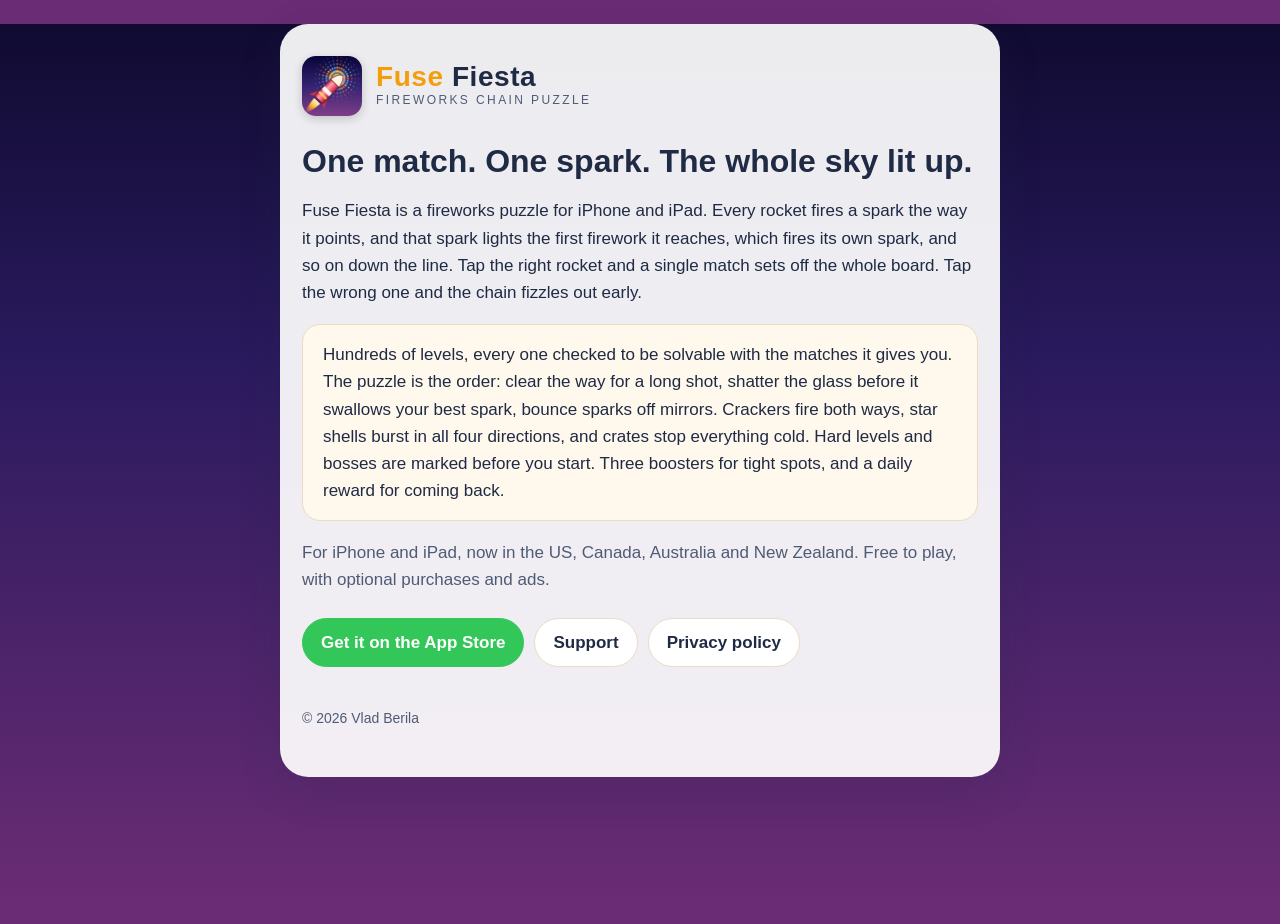
<file: index.html>
<!doctype html>
<html lang="en">
<head>
  <meta charset="utf-8">
  <meta name="viewport" content="width=device-width, initial-scale=1">
  <title>Fuse Fiesta: Fireworks Puzzle</title>
  <meta name="description" content="A fireworks chain-reaction puzzle: light one fuse, watch the sparks set off rocket after rocket, and light up the whole sky with as few matches as you can.">
  <link rel="icon" href="icon.png">
  <link rel="stylesheet" href="style.css">
</head>
<body>
<main>
  <header class="brand">
    <img src="icon.png" alt="">
    <div>
      <div class="name"><span class="busy">Fuse</span> Fiesta</div>
      <div class="tagline">Fireworks chain puzzle</div>
    </div>
  </header>

  <h1>One match. One spark. The whole sky lit up.</h1>
  <p>Fuse Fiesta is a fireworks puzzle for iPhone and iPad. Every rocket fires a
  spark the way it points, and that spark lights the first firework it reaches,
  which fires its own spark, and so on down the line. Tap the right rocket and
  a single match sets off the whole board. Tap the wrong one and the chain
  fizzles out early.</p>

  <div class="panel">
    <p>Hundreds of levels, every one checked to be solvable with the matches it
    gives you. The puzzle is the order: clear the way for a long shot, shatter
    the glass before it swallows your best spark, bounce sparks off mirrors.
    Crackers fire both ways, star shells burst in all four directions, and
    crates stop everything cold. Hard levels and bosses are marked before you
    start. Three boosters for tight spots, and a daily reward for coming back.</p>
  </div>

  <p class="dim">For iPhone and iPad, now in the US, Canada, Australia and New Zealand. Free to play, with optional purchases and ads.</p>

  <nav class="links">
    <a class="primary" href="https://apps.apple.com/app/id6819700262">Get it on the App Store</a>
    <a href="support.html">Support</a>
    <a href="privacy.html">Privacy policy</a>
  </nav>

  <footer>© 2026 Vlad Berila</footer>
</main>
</body>
</html>
</file>
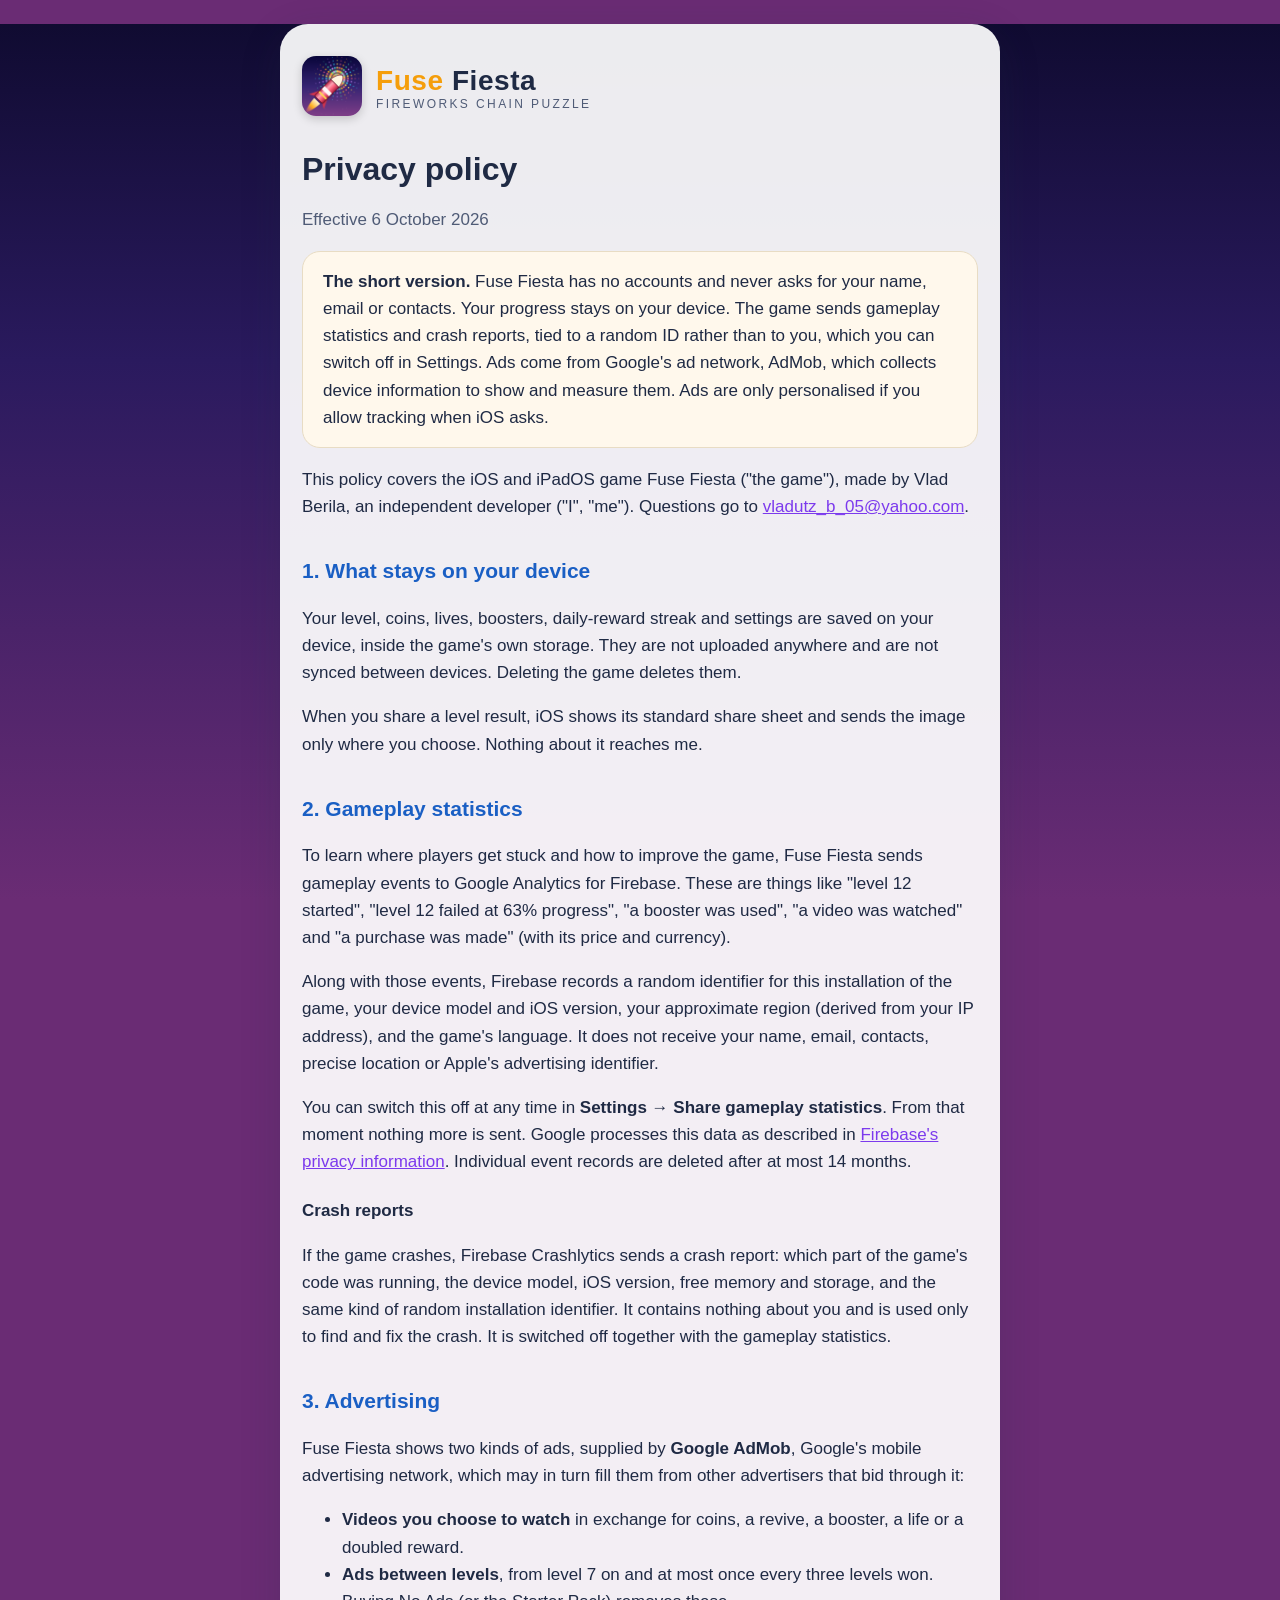
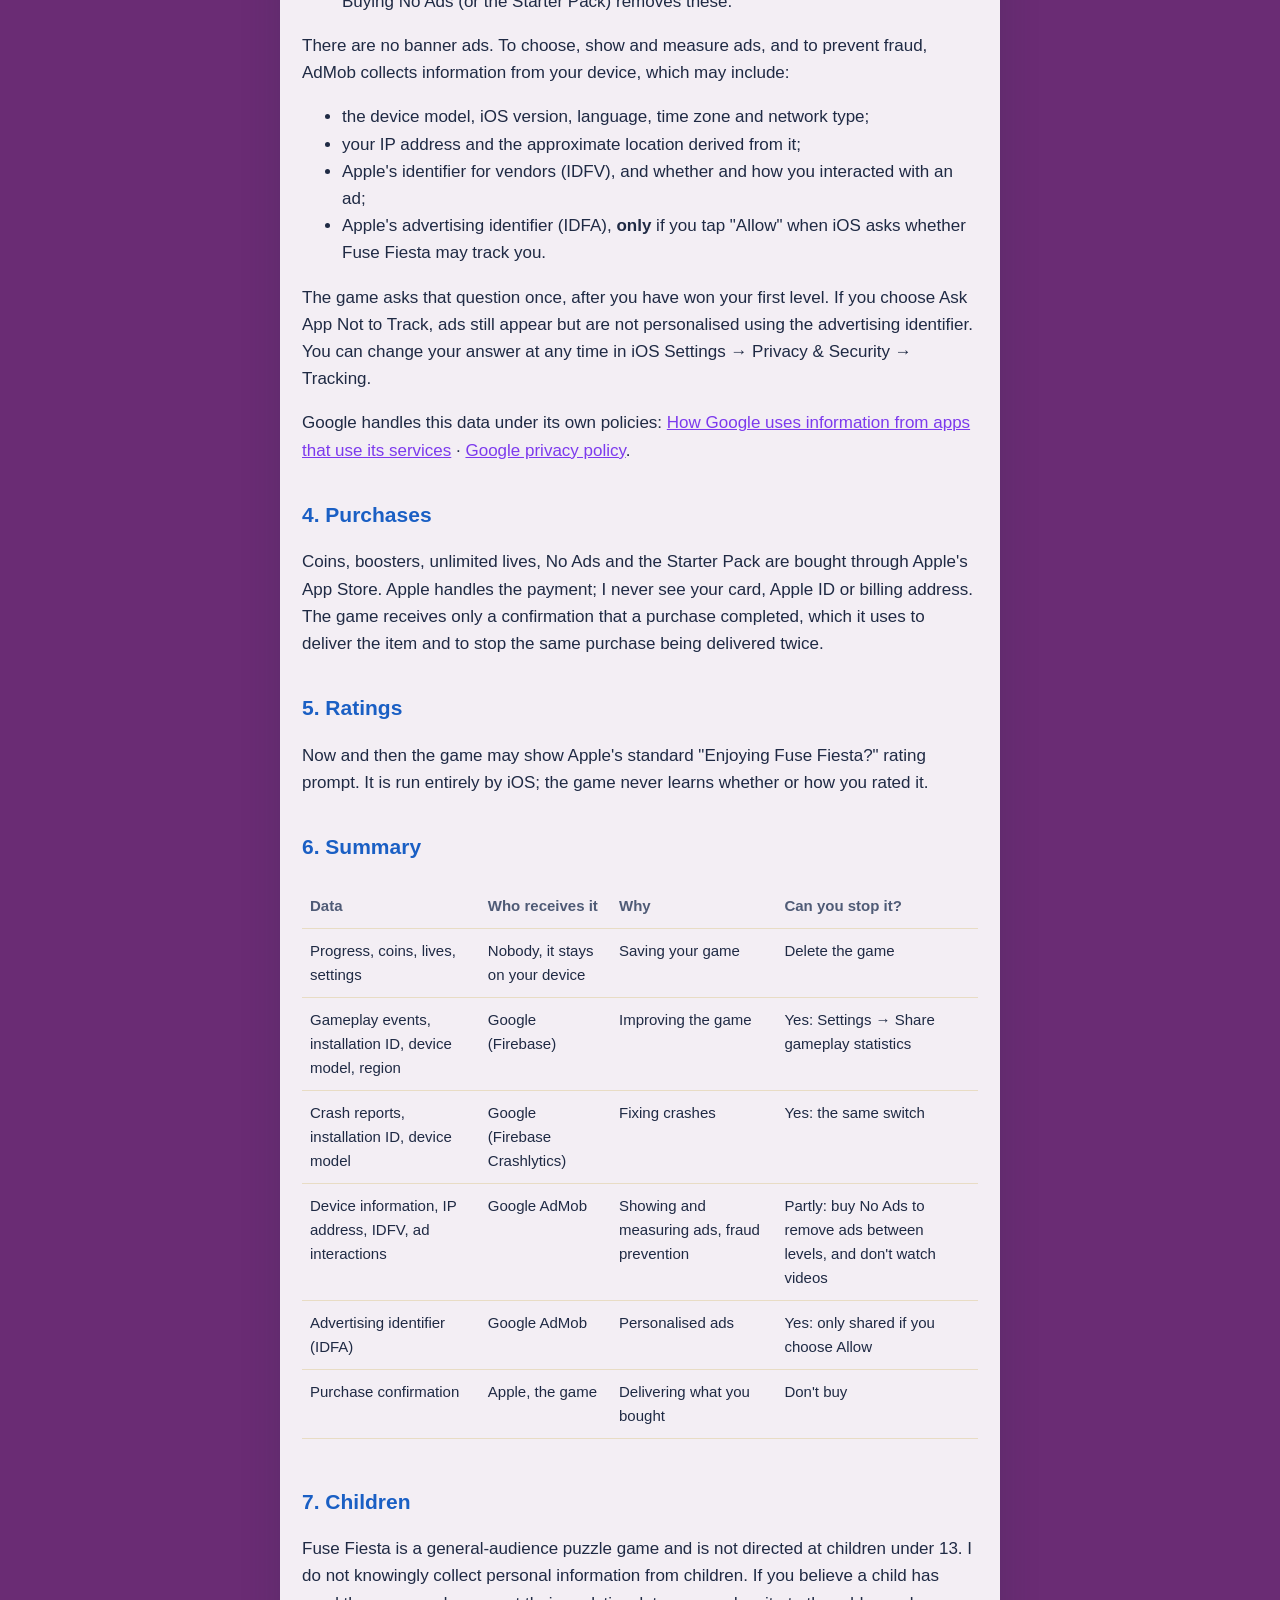
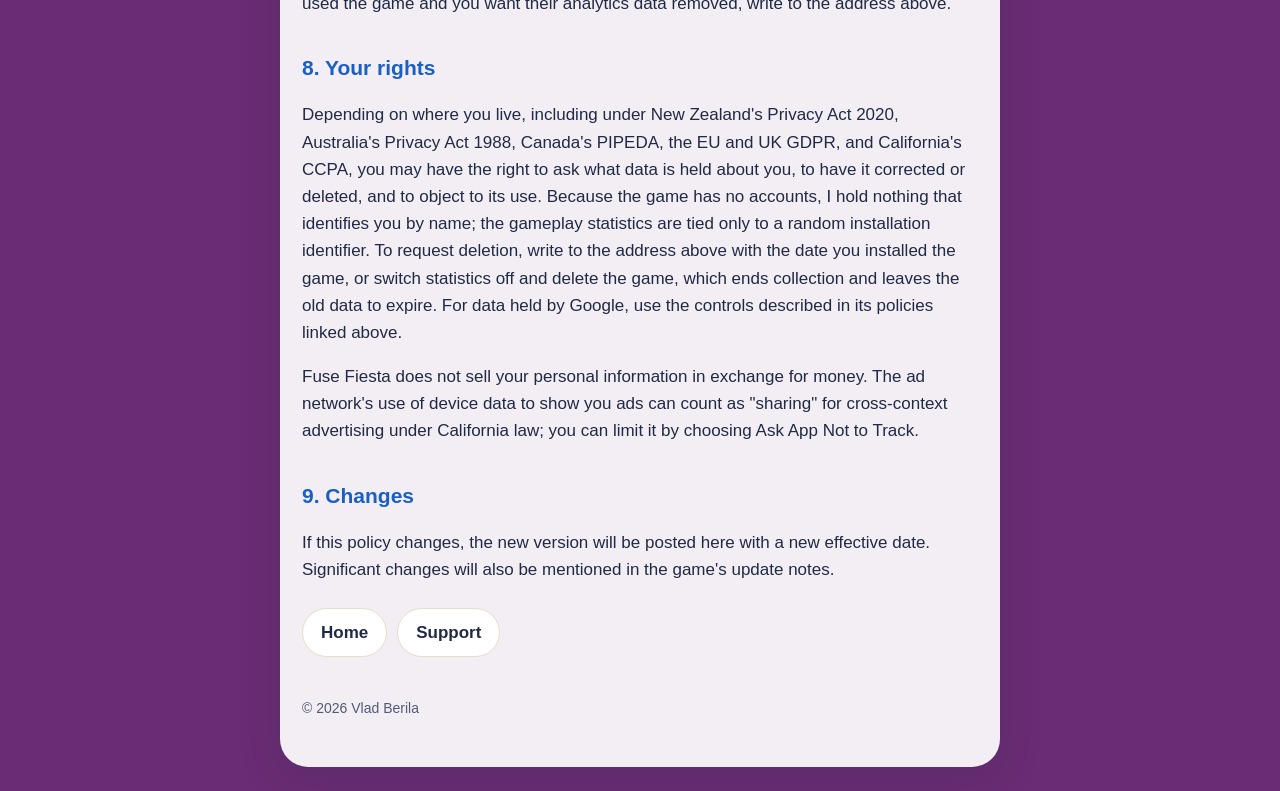
<file: privacy.html>
<!doctype html>
<html lang="en">
<head>
  <meta charset="utf-8">
  <meta name="viewport" content="width=device-width, initial-scale=1">
  <title>Fuse Fiesta Privacy Policy</title>
  <meta name="description" content="What Fuse Fiesta collects, why, and how to switch it off.">
  <link rel="icon" href="icon.png">
  <link rel="stylesheet" href="style.css">
</head>
<body>
<main>
  <header class="brand">
    <a href="./"><img src="icon.png" alt=""></a>
    <a href="./">
      <div class="name"><span class="busy">Fuse</span> Fiesta</div>
      <div class="tagline">Fireworks chain puzzle</div>
    </a>
  </header>

  <h1>Privacy policy</h1>
  <p class="dim">Effective 6 October 2026</p>

  <div class="panel">
    <p><strong>The short version.</strong> Fuse Fiesta has no accounts and never asks
    for your name, email or contacts. Your progress stays on your device. The game
    sends gameplay statistics and crash reports, tied to a random ID rather than to
    you, which you can switch off in Settings. Ads come from Google's ad network,
    AdMob, which collects device information to show and measure them. Ads are only
    personalised if you allow tracking when iOS asks.</p>
  </div>

  <p>This policy covers the iOS and iPadOS game Fuse Fiesta ("the game"), made by
  Vlad Berila, an independent developer ("I", "me"). Questions go to
  <a href="mailto:vladutz_b_05@yahoo.com?subject=Fuse%20Fiesta%20privacy">vladutz_b_05@yahoo.com</a>.</p>

  <h2>1. What stays on your device</h2>
  <p>Your level, coins, lives, boosters, daily-reward streak and settings are saved
  on your device, inside the game's own storage. They are not uploaded anywhere and
  are not synced between devices. Deleting the game deletes them.</p>
  <p>When you share a level result, iOS shows its standard share sheet and sends the
  image only where you choose. Nothing about it reaches me.</p>

  <h2>2. Gameplay statistics</h2>
  <p>To learn where players get stuck and how to improve the game, Fuse Fiesta sends
  gameplay events to Google Analytics for Firebase. These are things like
  "level 12 started", "level 12 failed at 63% progress", "a booster was used",
  "a video was watched" and "a purchase was made" (with its price and currency).</p>
  <p>Along with those events, Firebase records a random identifier for this
  installation of the game, your device model and iOS version, your approximate
  region (derived from your IP address), and the game's language. It does not
  receive your name, email, contacts, precise location or Apple's advertising
  identifier.</p>
  <p>You can switch this off at any time in <strong>Settings → Share gameplay
  statistics</strong>. From that moment nothing more is sent. Google processes this
  data as described in
  <a href="https://firebase.google.com/support/privacy">Firebase's privacy
  information</a>. Individual event records are deleted after at most 14 months.</p>

  <h3>Crash reports</h3>
  <p>If the game crashes, Firebase Crashlytics sends a crash report: which part of
  the game's code was running, the device model, iOS version, free memory and
  storage, and the same kind of random installation identifier. It contains nothing
  about you and is used only to find and fix the crash. It is switched off together
  with the gameplay statistics.</p>

  <h2>3. Advertising</h2>
  <p>Fuse Fiesta shows two kinds of ads, supplied by <strong>Google AdMob</strong>,
  Google's mobile advertising network, which may in turn fill them from other
  advertisers that bid through it:</p>
  <ul>
    <li><strong>Videos you choose to watch</strong> in exchange for coins, a revive,
    a booster, a life or a doubled reward.</li>
    <li><strong>Ads between levels</strong>, from level 7 on and at most once every
    three levels won. Buying No Ads (or the Starter Pack) removes these.</li>
  </ul>
  <p>There are no banner ads. To choose, show and measure ads, and to prevent fraud,
  AdMob collects information from your device, which may include:</p>
  <ul>
    <li>the device model, iOS version, language, time zone and network type;</li>
    <li>your IP address and the approximate location derived from it;</li>
    <li>Apple's identifier for vendors (IDFV), and whether and how you interacted
    with an ad;</li>
    <li>Apple's advertising identifier (IDFA), <strong>only</strong> if you tap
    "Allow" when iOS asks whether Fuse Fiesta may track you.</li>
  </ul>
  <p>The game asks that question once, after you have won your first level. If you
  choose Ask App Not to Track, ads still appear but are not personalised using the
  advertising identifier. You can change your answer at any time in iOS
  Settings → Privacy &amp; Security → Tracking.</p>
  <p>Google handles this data under its own policies:
  <a href="https://policies.google.com/technologies/partner-sites">How Google uses
  information from apps that use its services</a> ·
  <a href="https://policies.google.com/privacy">Google privacy policy</a>.</p>

  <h2>4. Purchases</h2>
  <p>Coins, boosters, unlimited lives, No Ads and the Starter Pack are bought through
  Apple's App Store. Apple handles the payment; I never see your card, Apple ID or
  billing address. The game receives only a confirmation that a purchase completed,
  which it uses to deliver the item and to stop the same purchase being delivered
  twice.</p>

  <h2>5. Ratings</h2>
  <p>Now and then the game may show Apple's standard "Enjoying Fuse Fiesta?" rating
  prompt. It is run entirely by iOS; the game never learns whether or how you
  rated it.</p>

  <h2>6. Summary</h2>
  <div class="table-wrap">
  <table>
    <tr><th>Data</th><th>Who receives it</th><th>Why</th><th>Can you stop it?</th></tr>
    <tr><td>Progress, coins, lives, settings</td><td>Nobody, it stays on your device</td>
        <td>Saving your game</td><td>Delete the game</td></tr>
    <tr><td>Gameplay events, installation ID, device model, region</td><td>Google (Firebase)</td>
        <td>Improving the game</td><td>Yes: Settings → Share gameplay statistics</td></tr>
    <tr><td>Crash reports, installation ID, device model</td><td>Google (Firebase Crashlytics)</td>
        <td>Fixing crashes</td><td>Yes: the same switch</td></tr>
    <tr><td>Device information, IP address, IDFV, ad interactions</td><td>Google AdMob</td>
        <td>Showing and measuring ads, fraud prevention</td>
        <td>Partly: buy No Ads to remove ads between levels, and don't watch videos</td></tr>
    <tr><td>Advertising identifier (IDFA)</td><td>Google AdMob</td>
        <td>Personalised ads</td><td>Yes: only shared if you choose Allow</td></tr>
    <tr><td>Purchase confirmation</td><td>Apple, the game</td>
        <td>Delivering what you bought</td><td>Don't buy</td></tr>
  </table>
  </div>

  <h2>7. Children</h2>
  <p>Fuse Fiesta is a general-audience puzzle game and is not directed at children
  under 13. I do not knowingly collect personal information from children. If you
  believe a child has used the game and you want their analytics data removed,
  write to the address above.</p>

  <h2>8. Your rights</h2>
  <p>Depending on where you live, including under New Zealand's Privacy Act 2020,
  Australia's Privacy Act 1988, Canada's PIPEDA, the EU and UK GDPR, and
  California's CCPA, you may have the right to ask what data is held about you, to
  have it corrected or deleted, and to object to its use. Because the game has no
  accounts, I hold nothing that identifies you by name; the gameplay statistics are
  tied only to a random installation identifier. To request deletion, write to the
  address above with the date you installed the game, or switch statistics off and
  delete the game, which ends collection and leaves the old data to expire. For data
  held by Google, use the controls described in its policies linked above.</p>
  <p>Fuse Fiesta does not sell your personal information in exchange for money. The ad
  network's use of device data to show you ads can count as "sharing" for
  cross-context advertising under California law; you can limit it by choosing Ask
  App Not to Track.</p>

  <h2>9. Changes</h2>
  <p>If this policy changes, the new version will be posted here with a new
  effective date. Significant changes will also be mentioned in the game's update
  notes.</p>

  <nav class="links">
    <a href="./">Home</a>
    <a href="support.html">Support</a>
  </nav>

  <footer>© 2026 Vlad Berila</footer>
</main>
</body>
</html>
</file>
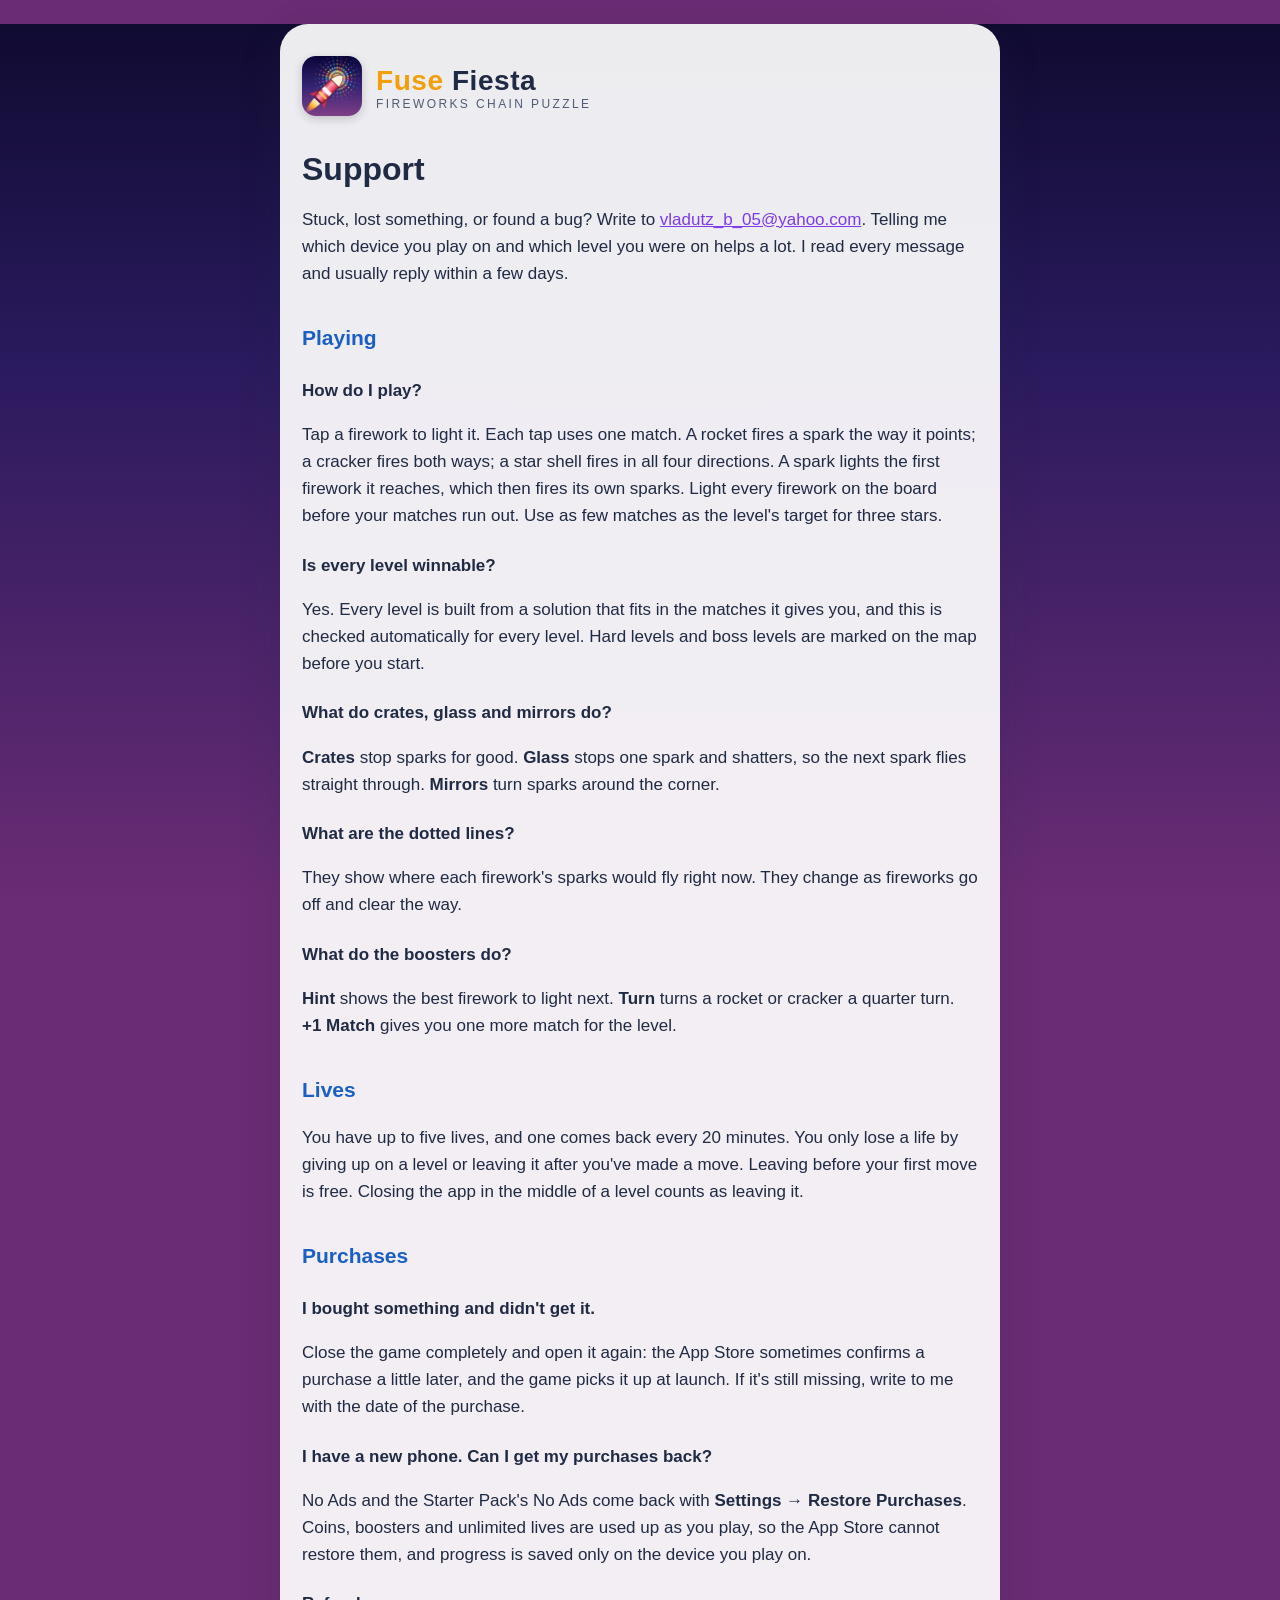
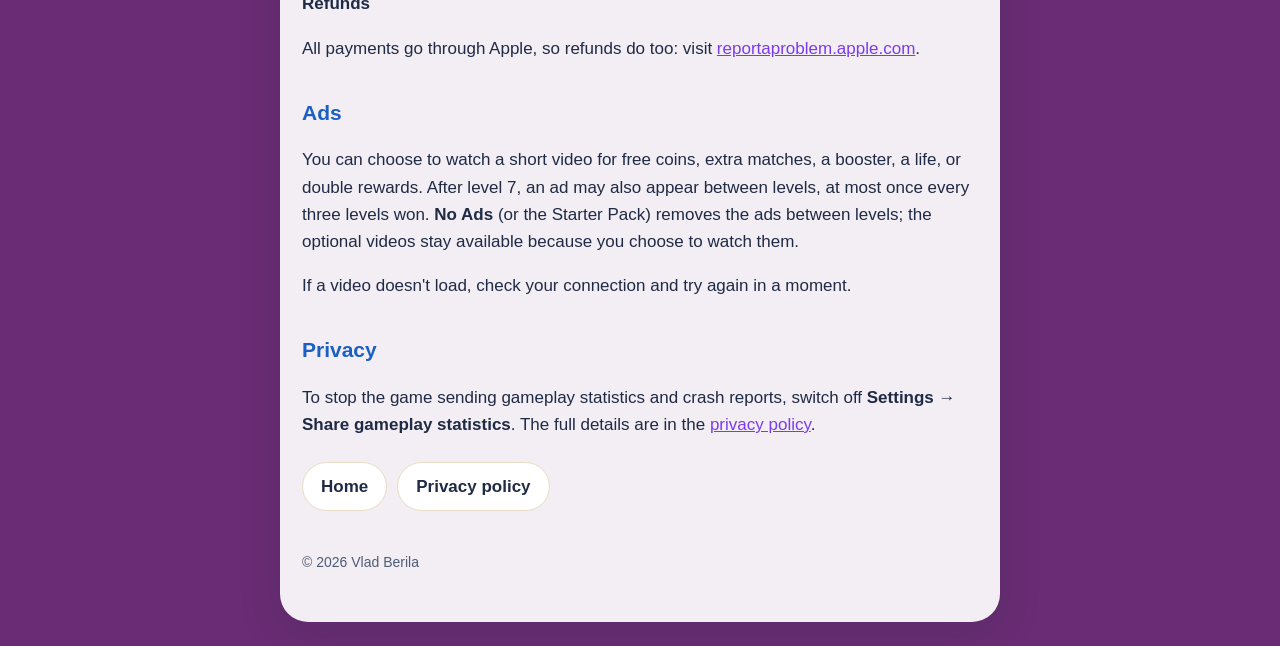
<file: support.html>
<!doctype html>
<html lang="en">
<head>
  <meta charset="utf-8">
  <meta name="viewport" content="width=device-width, initial-scale=1">
  <title>Fuse Fiesta Support</title>
  <meta name="description" content="Help with Fuse Fiesta: how to play, lives, boosters, purchases, ads and contact.">
  <link rel="icon" href="icon.png">
  <link rel="stylesheet" href="style.css">
</head>
<body>
<main>
  <header class="brand">
    <a href="./"><img src="icon.png" alt=""></a>
    <a href="./">
      <div class="name"><span class="busy">Fuse</span> Fiesta</div>
      <div class="tagline">Fireworks chain puzzle</div>
    </a>
  </header>

  <h1>Support</h1>
  <p>Stuck, lost something, or found a bug? Write to
  <a href="mailto:vladutz_b_05@yahoo.com?subject=Fuse%20Fiesta">vladutz_b_05@yahoo.com</a>.
  Telling me which device you play on and which level you were on helps a lot.
  I read every message and usually reply within a few days.</p>

  <h2>Playing</h2>

  <h3>How do I play?</h3>
  <p>Tap a firework to light it. Each tap uses one match. A rocket fires a spark
  the way it points; a cracker fires both ways; a star shell fires in all four
  directions. A spark lights the first firework it reaches, which then fires its
  own sparks. Light every firework on the board before your matches run out.
  Use as few matches as the level's target for three stars.</p>

  <h3>Is every level winnable?</h3>
  <p>Yes. Every level is built from a solution that fits in the matches it gives
  you, and this is checked automatically for every level. Hard levels and boss
  levels are marked on the map before you start.</p>

  <h3>What do crates, glass and mirrors do?</h3>
  <p><strong>Crates</strong> stop sparks for good. <strong>Glass</strong> stops one
  spark and shatters, so the next spark flies straight through.
  <strong>Mirrors</strong> turn sparks around the corner.</p>

  <h3>What are the dotted lines?</h3>
  <p>They show where each firework's sparks would fly right now. They change as
  fireworks go off and clear the way.</p>

  <h3>What do the boosters do?</h3>
  <p><strong>Hint</strong> shows the best firework to light next.
  <strong>Turn</strong> turns a rocket or cracker a quarter turn.
  <strong>+1 Match</strong> gives you one more match for the level.</p>

  <h2>Lives</h2>
  <p>You have up to five lives, and one comes back every 20 minutes. You only
  lose a life by giving up on a level or leaving it after you've made a move.
  Leaving before your first move is free. Closing the app in the middle of a
  level counts as leaving it.</p>

  <h2>Purchases</h2>

  <h3>I bought something and didn't get it.</h3>
  <p>Close the game completely and open it again: the App Store sometimes
  confirms a purchase a little later, and the game picks it up at launch.
  If it's still missing, write to me with the date of the purchase.</p>

  <h3>I have a new phone. Can I get my purchases back?</h3>
  <p>No Ads and the Starter Pack's No Ads come back with
  <strong>Settings → Restore Purchases</strong>. Coins, boosters and unlimited
  lives are used up as you play, so the App Store cannot restore them, and
  progress is saved only on the device you play on.</p>

  <h3>Refunds</h3>
  <p>All payments go through Apple, so refunds do too: visit
  <a href="https://reportaproblem.apple.com">reportaproblem.apple.com</a>.</p>

  <h2>Ads</h2>
  <p>You can choose to watch a short video for free coins, extra matches, a booster,
  a life, or double rewards. After level 7, an ad may also appear between levels,
  at most once every three levels won. <strong>No Ads</strong> (or the Starter
  Pack) removes the ads between levels; the optional videos stay available
  because you choose to watch them.</p>
  <p>If a video doesn't load, check your connection and try again in a moment.</p>

  <h2>Privacy</h2>
  <p>To stop the game sending gameplay statistics and crash reports, switch off
  <strong>Settings → Share gameplay statistics</strong>. The full details are in the
  <a href="privacy.html">privacy policy</a>.</p>

  <nav class="links">
    <a href="./">Home</a>
    <a href="privacy.html">Privacy policy</a>
  </nav>

  <footer>© 2026 Vlad Berila</footer>
</main>
</body>
</html>
</file>
<file: style.css>
/* Fuse Fiesta site. Layout adapted from the Alembic site; colors from the game's sky and road. */
:root {
  --bg-top: #0E0A2E;
  --bg-mid: #2A1A5E;
  --bg-bottom: #6A2C74;
  --panel: #FFF8EC;
  --panel-stroke: #E8DCC4;
  --ink: #1F2A44;
  --ink-dim: #4F5B76;
  --gold: #F59E0B;
  --link: #7C3AED;
  --play: #33C75A;
}

* { box-sizing: border-box; }

html { background: var(--bg-bottom); }

body {
  margin: 0;
  min-height: 100vh;
  background: linear-gradient(180deg, var(--bg-top) 0%, var(--bg-mid) 40%, var(--bg-bottom) 100%);
  background-attachment: fixed;
  color: var(--ink);
  font: 17px/1.6 -apple-system, BlinkMacSystemFont, "SF Pro Rounded", "Segoe UI", Roboto, sans-serif;
  -webkit-text-size-adjust: 100%;
}

main {
  max-width: 720px;
  margin: 24px auto;
  padding: 32px 22px 48px;
  background: rgba(255, 255, 255, 0.92);
  border-radius: 28px;
  box-shadow: 0 12px 40px rgba(31, 42, 68, 0.18);
}

header.brand { display: flex; align-items: center; gap: 14px; margin-bottom: 26px; }
header.brand img { width: 60px; height: 60px; border-radius: 14px; box-shadow: 0 3px 10px rgba(0,0,0,0.18); }
header.brand a { color: inherit; text-decoration: none; }
header.brand .name { font-size: 28px; font-weight: 900; line-height: 1.05; letter-spacing: 0.02em; }
header.brand .name .busy { color: var(--gold); }
header.brand .tagline { font-size: 12px; letter-spacing: 0.2em; color: var(--ink-dim); text-transform: uppercase; }

h1 { font-size: 32px; line-height: 1.2; margin: 0 0 8px; }
h2 { font-size: 21px; margin: 34px 0 8px; color: #1A5FC4; }
h3 { font-size: 17px; margin: 22px 0 4px; }
.dim { color: var(--ink-dim); }
a { color: var(--link); }

.panel {
  background: var(--panel);
  border: 1px solid var(--panel-stroke);
  border-radius: 18px;
  padding: 16px 20px;
  margin: 18px 0;
}
.panel p:first-child { margin-top: 0; }
.panel p:last-child { margin-bottom: 0; }

table { width: 100%; border-collapse: collapse; margin: 12px 0; font-size: 15px; }
th, td { text-align: left; vertical-align: top; padding: 10px 8px; border-bottom: 1px solid var(--panel-stroke); }
th { color: var(--ink-dim); font-weight: 700; }
.table-wrap { overflow-x: auto; }

nav.links { display: flex; flex-wrap: wrap; gap: 10px; margin: 24px 0; }
nav.links a {
  padding: 10px 18px;
  border: 1.5px solid var(--panel-stroke);
  border-radius: 999px;
  background: #fff;
  color: var(--ink);
  text-decoration: none;
  font-weight: 800;
}
nav.links a.primary { background: var(--play); border-color: var(--play); color: #fff; }

footer { margin-top: 40px; font-size: 14px; color: var(--ink-dim); }

@media (max-width: 480px) {
  main { margin: 0; border-radius: 0; }
  h1 { font-size: 27px; }
  body { font-size: 16px; }
}
</file>
